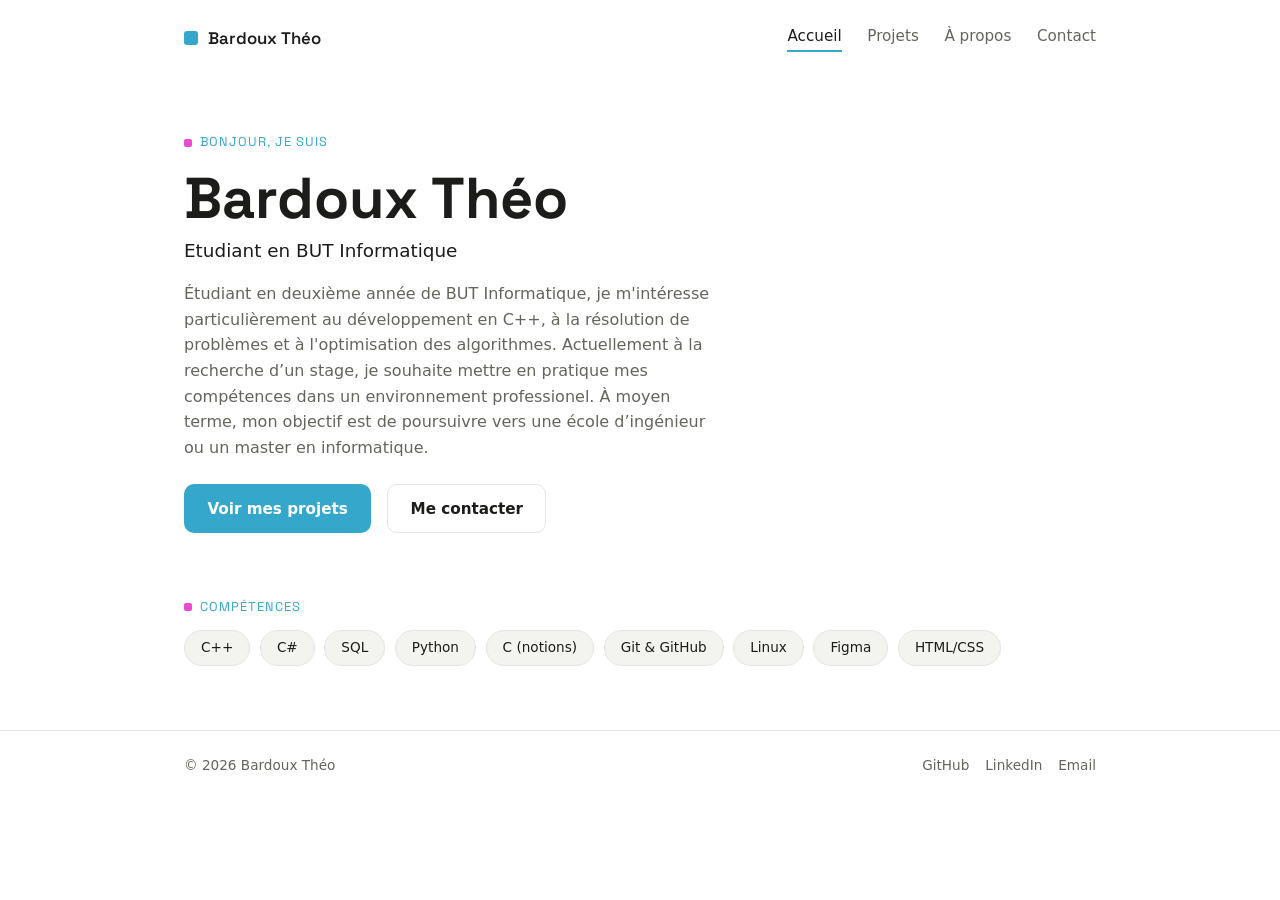
<file: index.html>
<!doctype html>
<html lang="fr">

<head>
    <meta charset="UTF-8">
    <meta name="viewport" content="width=device-width, initial-scale=1.0">
    <title>Bardoux Théo — Portfolio</title>
    <link rel="stylesheet" href="index.css">
</head>

<body>

    <header class="nav">
        <a class="logo" href="index.html">
            <span class="logo-mark" aria-hidden="true"></span>
            Bardoux Théo
        </a>
        <nav>
            <a href="index.html" class="active">Accueil</a>
            <a href="project.html">Projets</a>
            <a href="about.html">À propos</a>
            <a href="contact.html">Contact</a>
        </nav>
    </header>

    <main>
        <section class="hero">
            <p class="eyebrow"><span class="dot"></span>Bonjour, je suis</p>
            <h1>Bardoux Théo</h1>
            <p class="role">Etudiant en BUT Informatique</p>
            <p class="intro">
                Étudiant en deuxième année de BUT Informatique, je m'intéresse particulièrement au développement en C++, à la résolution
                de problèmes et à l'optimisation des algorithmes. Actuellement à la recherche d’un stage, je souhaite mettre en pratique
                mes compétences dans un environnement professionel. À moyen terme, mon objectif est de poursuivre vers une école
                d’ingénieur ou un master en informatique.
            </p>
            <div class="cta">
                <a href="project.html" class="btn btn-primary">Voir mes projets</a>
                <a href="contact.html" class="btn btn-outline">Me contacter</a>
            </div>
        </section>

        <section class="skills-preview">
            <p class="eyebrow"><span class="dot"></span>Compétences</p>
            <ul class="tags">
                <li>C++</li>
                <li>C#</li>
                <li>SQL</li>
                <li>Python</li>
                <li>C (notions)</li>
                <li>Git &amp; GitHub</li>
                <li>Linux</li>
                <li>Figma</li>
                <li>HTML/CSS</li>
            </ul>
        </section>
    </main>

    <footer class="footer">
        <div class="footer-content">
            <p>© 2026 Bardoux Théo</p>
            <div class="socials">
                <a href="https://github.com/KolaghanMK1" target="_blank" rel="noopener">GitHub</a>
                <a href="https://www.linkedin.com/in/votre-profil" target="_blank" rel="noopener">LinkedIn</a>
                <a href="mailto:theobardoux18@gmail.com">Email</a>
            </div>
        </div>
    </footer>

</body>

</html>
</file>
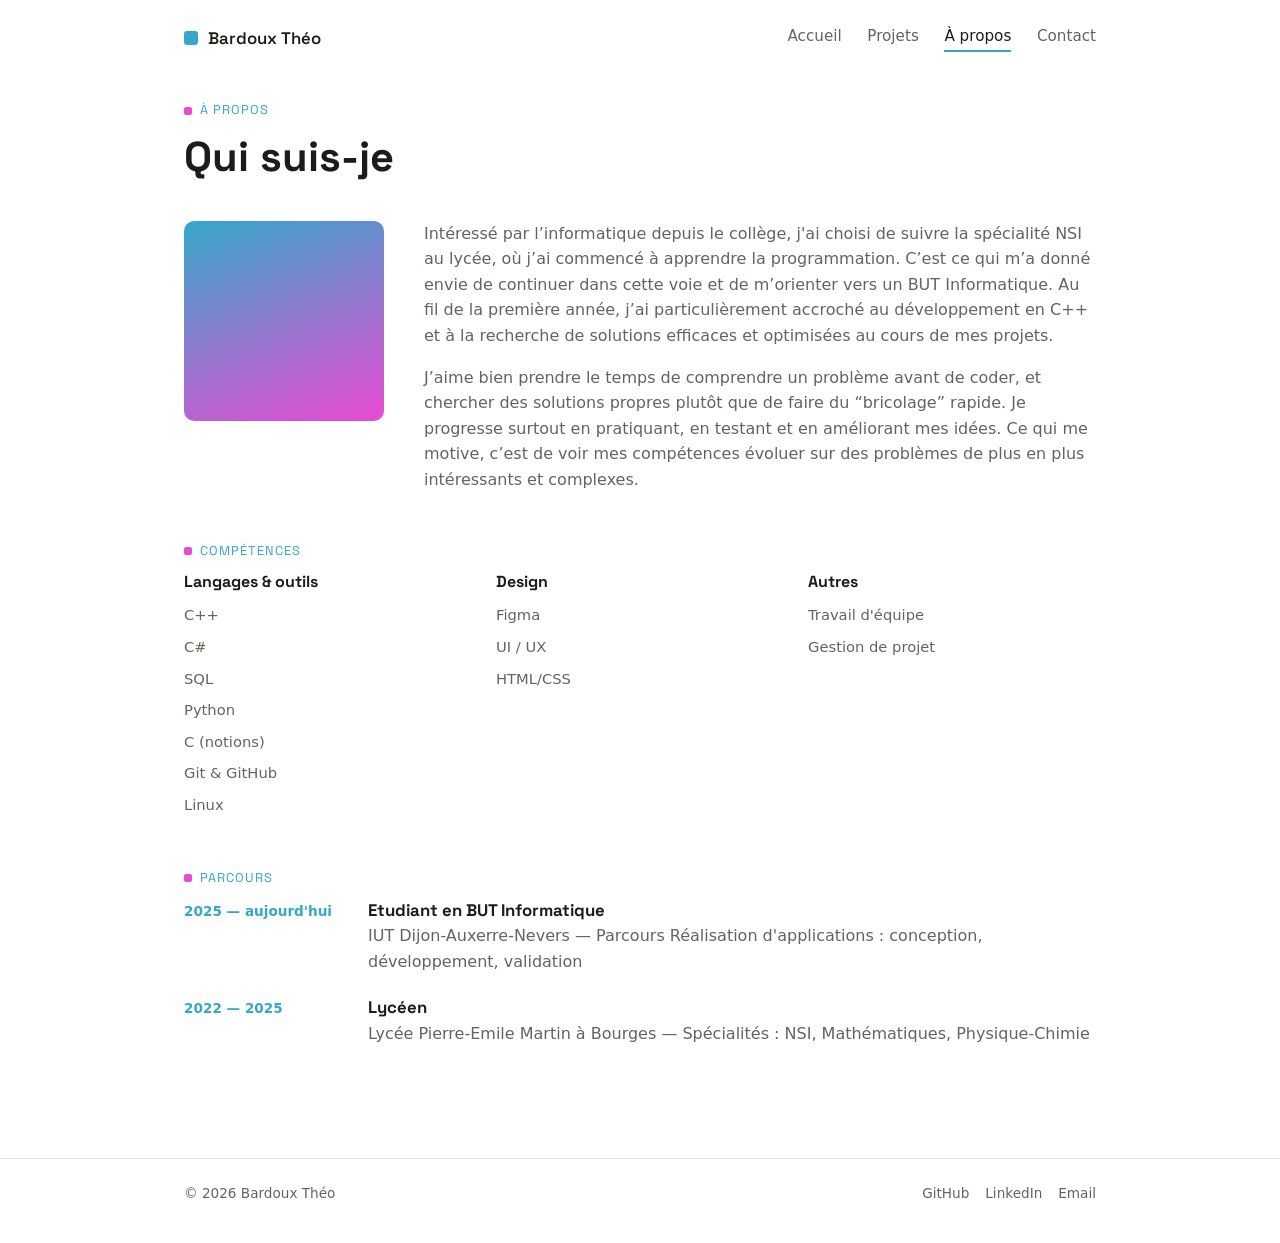
<file: about.html>
<!doctype html>
<html lang="fr">

<head>
    <meta charset="UTF-8">
    <meta name="viewport" content="width=device-width, initial-scale=1.0">
    <title>À propos — Bardoux Théo</title>
    <link rel="stylesheet" href="about.css">
</head>

<body>

    <header class="nav">
        <a class="logo" href="index.html">
            <span class="logo-mark" aria-hidden="true"></span>
            Bardoux Théo
        </a>
        <nav>
            <a href="index.html">Accueil</a>
            <a href="project.html">Projets</a>
            <a href="about.html" class="active">À propos</a>
            <a href="contact.html">Contact</a>
        </nav>
    </header>

    <main>
        <section class="page-intro">
            <p class="eyebrow"><span class="dot"></span>À propos</p>
            <h1>Qui suis-je</h1>
        </section>

        <section class="about-grid">
            <div class="portrait" aria-hidden="true"></div>
            <div class="about-text">
                <p>
                    Intéressé par l’informatique depuis le collège, j'ai choisi de suivre la spécialité NSI au lycée, où j’ai commencé à apprendre la programmation.
                    C’est ce qui m’a donné envie de continuer dans cette voie et de m’orienter vers un BUT
                    Informatique. Au fil de la première année, j’ai particulièrement accroché au développement en C++ et à la recherche de
                    solutions efficaces et optimisées au cours de mes projets.
                </p>
                <p>
                    J’aime bien prendre le temps de comprendre un problème avant de coder, et chercher des solutions propres plutôt que de
                    faire du “bricolage” rapide. Je progresse surtout en pratiquant, en testant et en améliorant mes idées. Ce qui me
                    motive, c’est de voir mes compétences évoluer sur des problèmes de plus en plus intéressants et complexes.
                </p>
            </div>
        </section>

        <section class="about-skills">
            <p class="eyebrow"><span class="dot"></span>Compétences</p>
            <div class="skills-columns">
                <div>
                    <h3>Langages &amp; outils</h3>
                    <ul>
                        <li>C++</li>
                        <li>C#</li>
                        <li>SQL</li>
                        <li>Python</li>
                        <li>C (notions)</li>
                        <li>Git &amp; GitHub</li>
                        <li>Linux</li>
                    </ul>
                </div>
                <div>
                    <h3>Design</h3>
                    <ul>
                        <li>Figma</li>
                        <li>UI / UX</li>
                        <li>HTML/CSS</li>
                    </ul>
                </div>
                <div>
                    <h3>Autres</h3>
                    <ul>
                        <li>Travail d'équipe</li>
                        <li>Gestion de projet</li>
                    </ul>
                </div>
            </div>
        </section>

        <section class="about-experience">
            <p class="eyebrow"><span class="dot"></span>Parcours</p>
            <ul class="experience-list">
                <li>
                    <span class="experience-date">2025 — aujourd'hui</span>
                    <div>
                        <h3> Etudiant en BUT Informatique</h3>
                        <p> IUT Dijon-Auxerre-Nevers — Parcours Réalisation d'applications : conception, développement, validation</p>
                    </div>
                </li>
                <li>
                    <span class="experience-date">2022 — 2025</span>
                    <div>
                        <h3>Lycéen</h3>
                        <p>Lycée Pierre-Emile Martin à Bourges — Spécialités : NSI, Mathématiques, Physique-Chimie</p>
                    </div>
                </li>
            </ul>
        </section>
    </main>

    <footer class="footer">
        <div class="footer-content">
            <p>© 2026 Bardoux Théo</p>
            <div class="socials">
                <a href="https://github.com/KolaghanMK1" target="_blank" rel="noopener">GitHub</a>
                <a href="https://www.linkedin.com/in/théo-bardoux-303806385" target="_blank" rel="noopener">LinkedIn</a>
                <a href="mailto:theobardoux18@gmail.com">Email</a>
            </div>
        </div>
    </footer>

</body>

</html>
</file>
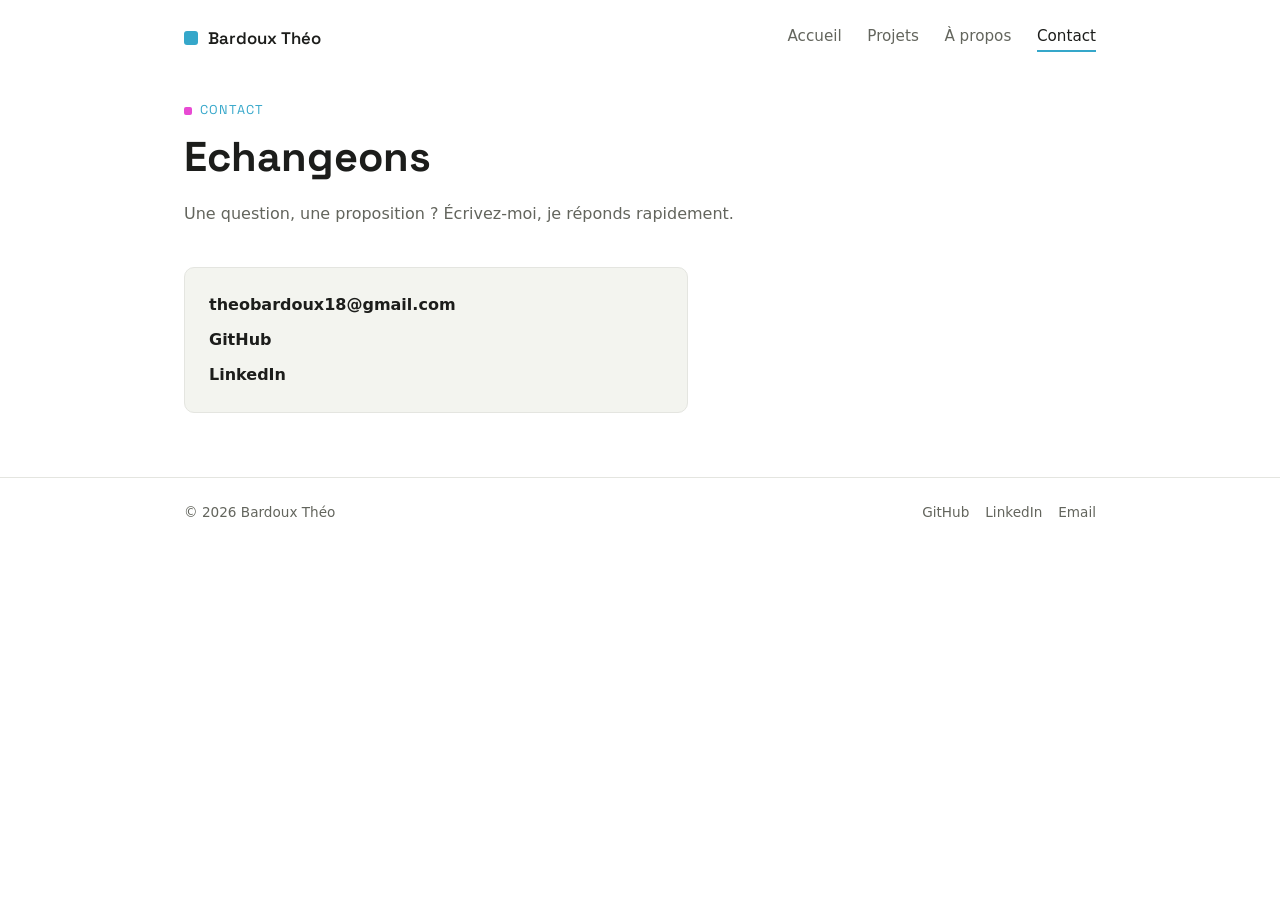
<file: contact.html>
<!doctype html>
<html lang="fr">

<head>
    <meta charset="UTF-8">
    <meta name="viewport" content="width=device-width, initial-scale=1.0">
    <title>Contact — Bardoux Théo</title>
    <link rel="stylesheet" href="contact.css">
</head>

<body>

    <header class="nav">
        <a class="logo" href="home.html">
            <span class="logo-mark" aria-hidden="true"></span>
            Bardoux Théo
        </a>
        <nav>
            <a href="index.html">Accueil</a>
            <a href="project.html">Projets</a>
            <a href="about.html">À propos</a>
            <a href="contact.html" class="active">Contact</a>
        </nav>
    </header>

    <main>
        <section class="page-intro">
            <p class="eyebrow"><span class="dot"></span>Contact</p>
            <h1>Echangeons</h1>
            <p>Une question, une proposition ? Écrivez-moi, je réponds rapidement.</p>
        </section>

        <section class="contact-grid">

            <div class="contact-info">
                <ul>
                    <li><a href="mailto:theobardoux18@gmail.com">theobardoux18@gmail.com</a></li>
                    <li><a href="https://github.com/KolaghanMK1" target="_blank" rel="noopener">GitHub</a></li>
                    <li><a href="https://www.linkedin.com/in/théo-bardoux-303806385" target="_blank" rel="noopener">LinkedIn</a>
                    </li>
                </ul>
            </div>
        </section>
    </main>

    <footer class="footer">
        <div class="footer-content">
            <p>© 2026 Bardoux Théo</p>
            <div class="socials">
                <a href="https://github.com/KolaghanMK1" target="_blank" rel="noopener">GitHub</a>
                <a href="https://www.linkedin.com/in/théo-bardoux-303806385" target="_blank" rel="noopener">LinkedIn</a>
                <a href="mailto:theobardoux18@gmail.com">Email</a>
            </div>
        </div>
    </footer>

</body>

</html>
</file>
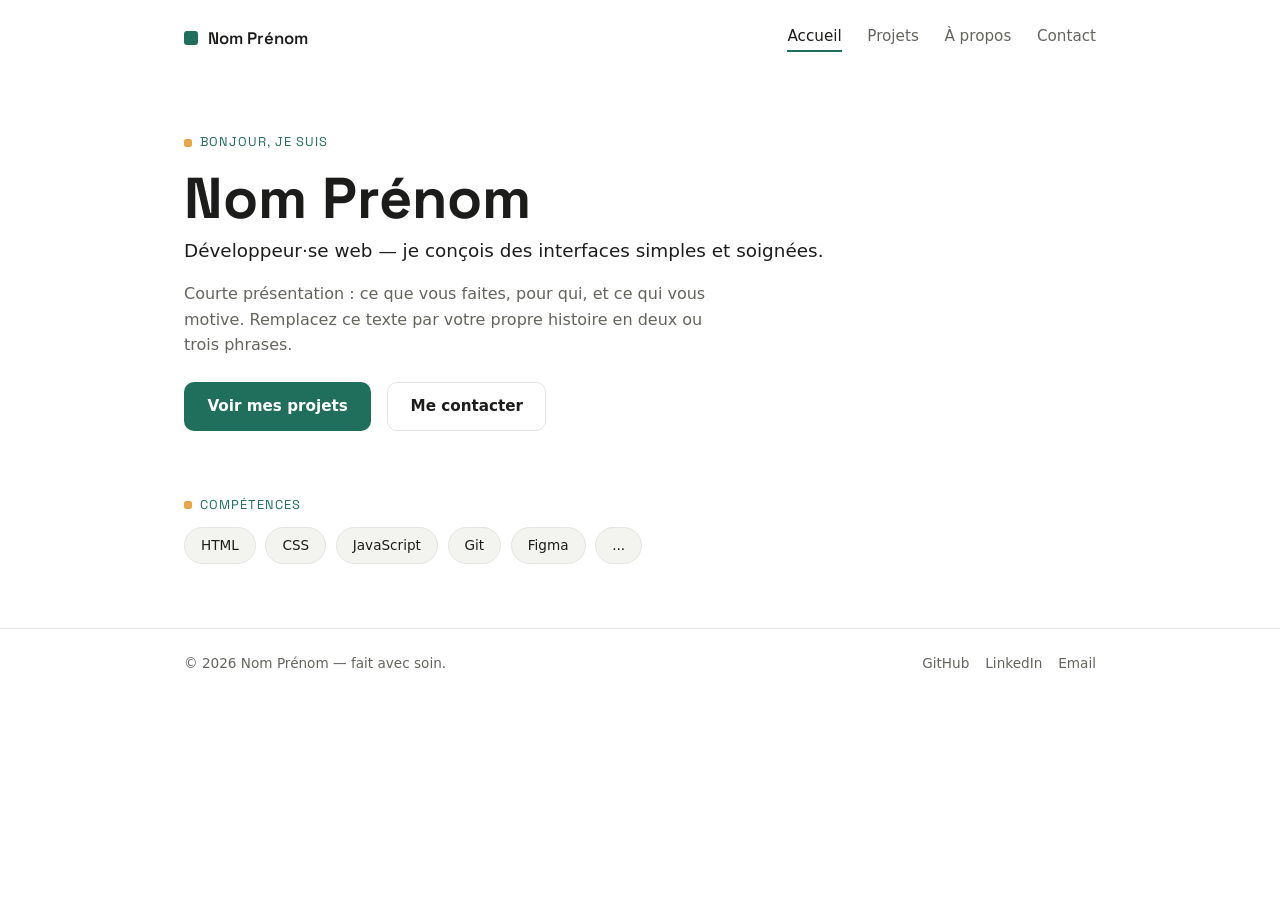
<file: home.html>
<!doctype html>
<html lang="fr">

<head>
    <meta charset="UTF-8">
    <meta name="viewport" content="width=device-width, initial-scale=1.0">
    <title>Nom Prénom — Portfolio</title>
    <link rel="stylesheet" href="home.css">
</head>

<body>

    <header class="nav">
        <a class="logo" href="home.html">
            <span class="logo-mark" aria-hidden="true"></span>
            Nom Prénom
        </a>
        <nav>
            <a href="home.html" class="active">Accueil</a>
            <a href="project.html">Projets</a>
            <a href="about.html">À propos</a>
            <a href="contact.html">Contact</a>
        </nav>
    </header>

    <main>
        <section class="hero">
            <p class="eyebrow"><span class="dot"></span>Bonjour, je suis</p>
            <h1>Nom Prénom</h1>
            <p class="role">Développeur·se web — je conçois des interfaces simples et soignées.</p>
            <p class="intro">
                Courte présentation : ce que vous faites, pour qui, et ce qui vous motive.
                Remplacez ce texte par votre propre histoire en deux ou trois phrases.
            </p>
            <div class="cta">
                <a href="project.html" class="btn btn-primary">Voir mes projets</a>
                <a href="contact.html" class="btn btn-outline">Me contacter</a>
            </div>
        </section>

        <section class="skills-preview">
            <p class="eyebrow"><span class="dot"></span>Compétences</p>
            <ul class="tags">
                <li>HTML</li>
                <li>CSS</li>
                <li>JavaScript</li>
                <li>Git</li>
                <li>Figma</li>
                <li>...</li>
            </ul>
        </section>
    </main>

    <footer class="footer">
        <div class="footer-content">
            <p>© 2026 Nom Prénom — fait avec soin.</p>
            <div class="socials">
                <a href="https://github.com/votre-utilisateur" target="_blank" rel="noopener">GitHub</a>
                <a href="https://www.linkedin.com/in/votre-profil" target="_blank" rel="noopener">LinkedIn</a>
                <a href="mailto:vous@example.com">Email</a>
            </div>
        </div>
    </footer>

</body>

</html>
</file>
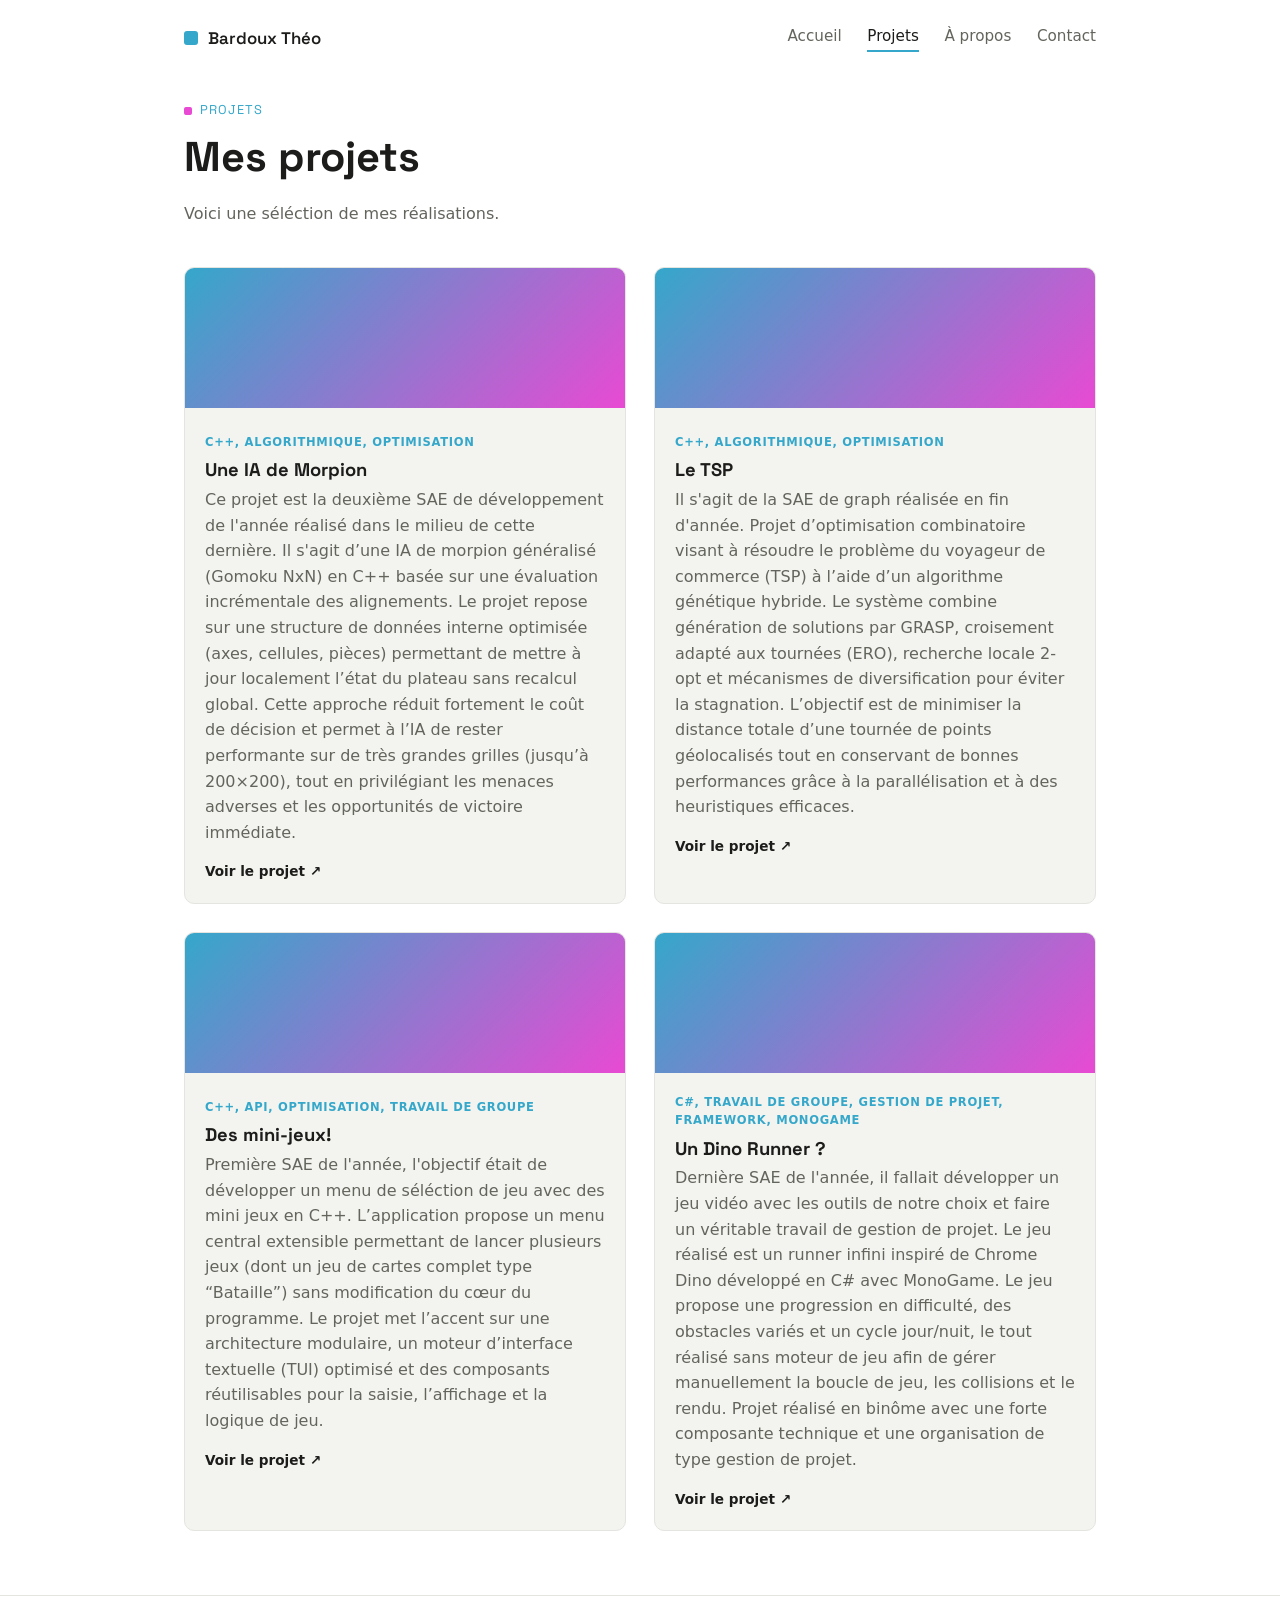
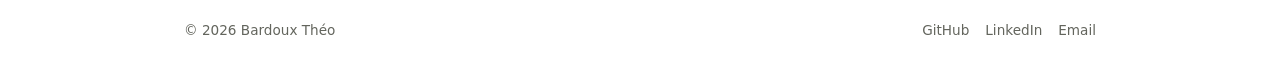
<file: project.html>
<!doctype html>
<html lang="fr">

<head>
    <meta charset="UTF-8">
    <meta name="viewport" content="width=device-width, initial-scale=1.0">
    <title>Projets — Bardoux Théo</title>
    <link rel="stylesheet" href="project.css">
</head>

<body>

    <header class="nav">
        <a class="logo" href="index.html">
            <span class="logo-mark" aria-hidden="true"></span>
            Bardoux Théo
        </a>
        <nav>
            <a href="index.html">Accueil</a>
            <a href="project.html" class="active">Projets</a>
            <a href="about.html">À propos</a>
            <a href="contact.html">Contact</a>
        </nav>
    </header>

    <main>
        <section class="page-intro">
            <p class="eyebrow"><span class="dot"></span>Projets</p>
            <h1>Mes projets</h1>
            <p>Voici une séléction de mes réalisations.
            </p>
        </section>

        <section class="project-grid">

            <article class="project-card">
                <div class="project-thumb" aria-hidden="true"></div>
                <div class="project-body">
                    <span class="project-tag">C++, Algorithmique, Optimisation</span>
                    <h2>Une IA de Morpion</h2>
                    <p>Ce projet est la deuxième SAE de développement de l'année réalisé dans le milieu de cette
                        dernière. Il s'agit d’une IA de morpion généralisé (Gomoku NxN) en C++ basée sur une évaluation incrémentale des alignements.
                        Le projet repose sur une structure de données interne optimisée (axes, cellules, pièces) permettant de mettre à jour
                        localement l’état du plateau sans recalcul global. Cette approche réduit fortement le coût de décision et permet à l’IA
                        de rester performante sur de très grandes grilles (jusqu’à 200×200), tout en privilégiant les menaces adverses et les
                        opportunités de victoire immédiate.</p>
                    <div class="project-links">
                        <a href="https://github.com/KolaghanMK1/IA-pour-morpion-g-n-ralis-">Voir le projet ↗</a>
                    </div>
                </div>
            </article>

            <article class="project-card">
                <div class="project-thumb" aria-hidden="true"></div>
                <div class="project-body">
                    <span class="project-tag">C++, Algorithmique, Optimisation</span>
                    <h2>Le TSP</h2>
                    <p>Il s'agit de la SAE de graph réalisée en fin d'année.
                        Projet d’optimisation combinatoire visant à résoudre le problème du voyageur de commerce (TSP) à l’aide d’un algorithme
                        génétique hybride. Le système combine génération de solutions par GRASP, croisement adapté aux tournées (ERO), recherche
                        locale 2-opt et mécanismes de diversification pour éviter la stagnation. L’objectif est de minimiser la distance totale
                        d’une tournée de points géolocalisés tout en conservant de bonnes performances grâce à la parallélisation et à des
                        heuristiques efficaces.
                    </p>
                    <div class="project-links">
                        <a href="https://github.com/KolaghanMK1/S2.02-Exploration-Algorithmique">Voir le projet ↗</a>
                    </div>
                </div>
            </article>

            <article class="project-card">
                <div class="project-thumb" aria-hidden="true"></div>
                <div class="project-body">
                    <span class="project-tag">C++, API, Optimisation, Travail de groupe</span>
                    <h2>Des mini-jeux!</h2>
                    <p>Première SAE de l'année, l'objectif était de développer un menu de séléction de jeu avec des mini
                        jeux en C++.
                        L’application propose un menu central extensible
                        permettant de lancer plusieurs jeux (dont un jeu de cartes complet type “Bataille”) sans modification du cœur du
                        programme. Le projet met l’accent sur une architecture modulaire, un moteur d’interface textuelle (TUI) optimisé et des
                        composants réutilisables pour la saisie, l’affichage et la logique de jeu.</p>
                    <div class="project-links">
                        <a href="https://github.com/KolaghanMK1/S1.01-developpement-de-mini-jeux">Voir le projet ↗</a>
                    </div>
                </div>
            </article>

            <article class="project-card">
                <div class="project-thumb" aria-hidden="true"></div>
                <div class="project-body">
                    <span class="project-tag">C#, Travail de groupe, Gestion de projet, Framework, MonoGame</span>
                    <h2>Un Dino Runner ?</h2>
                    <p>Dernière SAE de l'année, il fallait développer un jeu vidéo avec les outils de notre choix et
                        faire un véritable travail de gestion de projet.
                        Le jeu réalisé est un runner infini inspiré de Chrome Dino développé en C# avec MonoGame. Le jeu propose une
                        progression en difficulté, des obstacles variés et un cycle jour/nuit, le tout réalisé sans moteur de jeu afin de gérer
                        manuellement la boucle de jeu, les collisions et le rendu. Projet réalisé en binôme avec une forte composante technique
                        et une organisation de type gestion de projet.</p>
                    <div class="project-links">
                        <a href="https://github.com/KolaghanMK1/New-Dino-Runner">Voir le projet ↗</a>
                    </div>
                </div>
            </article>

        </section>
    </main>

    <footer class="footer">
        <div class="footer-content">
            <p>© 2026 Bardoux Théo</p>
            <div class="socials">
                <a href="https://github.com/KolaghanMK1" target="_blank" rel="noopener">GitHub</a>
                <a href="https://www.linkedin.com/in/théo-bardoux-303806385" target="_blank" rel="noopener">LinkedIn</a>
                <a href="mailto:theobardoux18@gmail .com">Email</a>
            </div>
        </div>
    </footer>

</body>

</html>
</file>
<file: index.css>
@import url('https://fonts.googleapis.com/css2?family=Space+Grotesk:wght@500;600;700&display=swap');

:root {
    --bg: #ffffff;
    --bg-soft: #f3f4ef;
    --ink: #1c1d1b;
    --ink-muted: #63655d;
    --accent: #35a7ca;
    --accent-soft: #e84ad3;
    --border: #e4e5e0;
    --radius: 10px;
    --max-width: 960px;
    --font-display: 'Space Grotesk', sans-serif;
    --font-body: system-ui, -apple-system, 'Segoe UI', Roboto, Helvetica, Arial, sans-serif;
}

* {
    box-sizing: border-box;
}

html {
    scroll-behavior: smooth;
}

body {
    margin: 0;
    background: var(--bg);
    color: var(--ink);
    font-family: var(--font-body);
    line-height: 1.6;
    -webkit-font-smoothing: antialiased;
}

img {
    max-width: 100%;
    display: block;
}

a {
    color: inherit;
    text-decoration: none;
}

h1,
h2,
h3 {
    font-family: var(--font-display);
    line-height: 1.15;
    margin: 0 0 0.5em;
}

p {
    margin: 0 0 1em;
    color: var(--ink-muted);
}

.eyebrow {
    display: flex;
    align-items: center;
    gap: 0.5rem;
    font-family: var(--font-display);
    font-size: 0.8rem;
    letter-spacing: 0.08em;
    text-transform: uppercase;
    color: var(--accent);
    margin-bottom: 0.75rem;
}

.dot {
    width: 8px;
    height: 8px;
    background: var(--accent-soft);
    border-radius: 2px;
    display: inline-block;
}

/* Navigation */
.nav {
    max-width: var(--max-width);
    margin: 0 auto;
    display: flex;
    align-items: center;
    justify-content: space-between;
    padding: 1.5rem 1.5rem 0;
    flex-wrap: wrap;
    gap: 1rem;
}

.logo {
    display: flex;
    align-items: center;
    gap: 0.6rem;
    font-family: var(--font-display);
    font-weight: 600;
    font-size: 1.05rem;
}

.logo-mark {
    width: 14px;
    height: 14px;
    background: var(--accent);
    border-radius: 3px;
}

.nav nav {
    display: flex;
    gap: 1.6rem;
    flex-wrap: wrap;
}

.nav nav a {
    position: relative;
    font-size: 0.95rem;
    color: var(--ink-muted);
    padding-bottom: 4px;
}

.nav nav a::after {
    content: '';
    position: absolute;
    left: 0;
    right: 0;
    bottom: 0;
    height: 2px;
    background: var(--accent);
    transform: scaleX(0);
    transform-origin: left;
    transition: transform 0.2s ease;
}

.nav nav a:hover::after,
.nav nav a.active::after {
    transform: scaleX(1);
}

.nav nav a.active {
    color: var(--ink);
}

/* Buttons */
.btn {
    display: inline-block;
    padding: 0.7rem 1.4rem;
    border-radius: var(--radius);
    font-size: 0.95rem;
    font-weight: 600;
    border: 1px solid transparent;
    cursor: pointer;
    transition: transform 0.15s ease, background 0.2s ease, color 0.2s ease, border-color 0.2s ease;
}

.btn:hover {
    transform: translateY(-2px);
}

.btn-primary {
    background: var(--accent);
    color: #fff;
}

.btn-primary:hover {
    background: #18584a;
}

.btn-outline {
    border-color: var(--border);
    color: var(--ink);
}

.btn-outline:hover {
    border-color: var(--accent);
    color: var(--accent);
}

main {
    max-width: var(--max-width);
    margin: 0 auto;
    padding: 3rem 1.5rem 4rem;
}

/* Footer */
.footer {
    border-top: 1px solid var(--border);
}

.footer-content {
    max-width: var(--max-width);
    margin: 0 auto;
    padding: 1.5rem;
    display: flex;
    flex-wrap: wrap;
    justify-content: space-between;
    gap: 1rem;
    font-size: 0.85rem;
    color: var(--ink-muted);
}

.socials {
    display: flex;
    gap: 1rem;
}

.socials a:hover {
    color: var(--accent);
}

/* Accessibilité */
a:focus-visible,
button:focus-visible,
input:focus-visible,
textarea:focus-visible {
    outline: 2px solid var(--accent);
    outline-offset: 2px;
}

@media (prefers-reduced-motion: reduce) {
    * {
        transition: none !important;
        scroll-behavior: auto !important;
    }
}

/* ---------- Page d'accueil ---------- */

.hero {
    padding-top: 2rem;
}

.hero h1 {
    font-size: clamp(2.4rem, 6vw, 3.6rem);
    margin-bottom: 0.3rem;
}

.role {
    font-size: 1.15rem;
    color: var(--ink);
    font-weight: 500;
    margin-bottom: 1rem;
}

.intro {
    max-width: 540px;
}

.cta {
    display: flex;
    gap: 1rem;
    flex-wrap: wrap;
    margin-top: 1.5rem;
}

.skills-preview {
    margin-top: 4rem;
}

.tags {
    display: flex;
    flex-wrap: wrap;
    gap: 0.6rem;
    list-style: none;
    padding: 0;
    margin: 0;
}

.tags li {
    background: var(--bg-soft);
    border: 1px solid var(--border);
    border-radius: 999px;
    padding: 0.4rem 1rem;
    font-size: 0.85rem;
    color: var(--ink);
}

@media (max-width: 640px) {
    .cta {
        flex-direction: column;
    }

    .cta .btn {
        text-align: center;
    }
}
</file>
<file: about.css>
@import url('https://fonts.googleapis.com/css2?family=Space+Grotesk:wght@500;600;700&display=swap');

:root {
    --bg: #ffffff;
    --bg-soft: #f3f4ef;
    --ink: #1c1d1b;
    --ink-muted: #63655d;
    --accent: #35a7ca;
    --accent-soft: #e84ad3;
    --border: #e4e5e0;
    --radius: 10px;
    --max-width: 960px;
    --font-display: 'Space Grotesk', sans-serif;
    --font-body: system-ui, -apple-system, 'Segoe UI', Roboto, Helvetica, Arial, sans-serif;
}

* {
    box-sizing: border-box;
}

html {
    scroll-behavior: smooth;
}

body {
    margin: 0;
    background: var(--bg);
    color: var(--ink);
    font-family: var(--font-body);
    line-height: 1.6;
    -webkit-font-smoothing: antialiased;
}

img {
    max-width: 100%;
    display: block;
}

a {
    color: inherit;
    text-decoration: none;
}

h1,
h2,
h3 {
    font-family: var(--font-display);
    line-height: 1.15;
    margin: 0 0 0.5em;
}

p {
    margin: 0 0 1em;
    color: var(--ink-muted);
}

.eyebrow {
    display: flex;
    align-items: center;
    gap: 0.5rem;
    font-family: var(--font-display);
    font-size: 0.8rem;
    letter-spacing: 0.08em;
    text-transform: uppercase;
    color: var(--accent);
    margin-bottom: 0.75rem;
}

.dot {
    width: 8px;
    height: 8px;
    background: var(--accent-soft);
    border-radius: 2px;
    display: inline-block;
}

/* Navigation */
.nav {
    max-width: var(--max-width);
    margin: 0 auto;
    display: flex;
    align-items: center;
    justify-content: space-between;
    padding: 1.5rem 1.5rem 0;
    flex-wrap: wrap;
    gap: 1rem;
}

.logo {
    display: flex;
    align-items: center;
    gap: 0.6rem;
    font-family: var(--font-display);
    font-weight: 600;
    font-size: 1.05rem;
}

.logo-mark {
    width: 14px;
    height: 14px;
    background: var(--accent);
    border-radius: 3px;
}

.nav nav {
    display: flex;
    gap: 1.6rem;
    flex-wrap: wrap;
}

.nav nav a {
    position: relative;
    font-size: 0.95rem;
    color: var(--ink-muted);
    padding-bottom: 4px;
}

.nav nav a::after {
    content: '';
    position: absolute;
    left: 0;
    right: 0;
    bottom: 0;
    height: 2px;
    background: var(--accent);
    transform: scaleX(0);
    transform-origin: left;
    transition: transform 0.2s ease;
}

.nav nav a:hover::after,
.nav nav a.active::after {
    transform: scaleX(1);
}

.nav nav a.active {
    color: var(--ink);
}

/* Buttons */
.btn {
    display: inline-block;
    padding: 0.7rem 1.4rem;
    border-radius: var(--radius);
    font-size: 0.95rem;
    font-weight: 600;
    border: 1px solid transparent;
    cursor: pointer;
    transition: transform 0.15s ease, background 0.2s ease, color 0.2s ease, border-color 0.2s ease;
}

.btn:hover {
    transform: translateY(-2px);
}

.btn-primary {
    background: var(--accent);
    color: #fff;
}

.btn-primary:hover {
    background: #18584a;
}

.btn-outline {
    border-color: var(--border);
    color: var(--ink);
}

.btn-outline:hover {
    border-color: var(--accent);
    color: var(--accent);
}

main {
    max-width: var(--max-width);
    margin: 0 auto;
    padding: 3rem 1.5rem 4rem;
}

/* Footer */
.footer {
    border-top: 1px solid var(--border);
}

.footer-content {
    max-width: var(--max-width);
    margin: 0 auto;
    padding: 1.5rem;
    display: flex;
    flex-wrap: wrap;
    justify-content: space-between;
    gap: 1rem;
    font-size: 0.85rem;
    color: var(--ink-muted);
}

.socials {
    display: flex;
    gap: 1rem;
}

.socials a:hover {
    color: var(--accent);
}

/* Accessibilité */
a:focus-visible,
button:focus-visible,
input:focus-visible,
textarea:focus-visible {
    outline: 2px solid var(--accent);
    outline-offset: 2px;
}

@media (prefers-reduced-motion: reduce) {
    * {
        transition: none !important;
        scroll-behavior: auto !important;
    }
}

/* ---------- Page à propos ---------- */

.page-intro {
    max-width: 600px;
    margin-bottom: 2.5rem;
}

.page-intro h1 {
    font-size: clamp(2rem, 4vw, 2.6rem);
}

.about-grid {
    display: grid;
    grid-template-columns: 200px 1fr;
    gap: 2.5rem;
    align-items: start;
    margin-bottom: 3rem;
}

.portrait {
    width: 200px;
    height: 200px;
    border-radius: var(--radius);
    background: linear-gradient(160deg, var(--accent), var(--accent-soft));
}

.about-text p:last-child {
    margin-bottom: 0;
}

.about-skills,
.about-experience {
    margin-bottom: 3rem;
}

.skills-columns {
    display: grid;
    grid-template-columns: repeat(3, 1fr);
    gap: 1.5rem;
}

.skills-columns h3 {
    font-size: 1rem;
    margin-bottom: 0.5rem;
}

.skills-columns ul {
    list-style: none;
    padding: 0;
    margin: 0;
    color: var(--ink-muted);
    font-size: 0.92rem;
}

.skills-columns li {
    padding: 0.25rem 0;
}

.experience-list {
    list-style: none;
    padding: 0;
    margin: 0;
    display: flex;
    flex-direction: column;
    gap: 1.5rem;
}

.experience-list li {
    display: grid;
    grid-template-columns: 160px 1fr;
    gap: 1.5rem;
}

.experience-date {
    color: var(--accent);
    font-weight: 600;
    font-size: 0.85rem;
}

.experience-list h3 {
    font-size: 1.05rem;
    margin-bottom: 0.2rem;
}

.experience-list p {
    margin: 0;
}

@media (max-width: 640px) {
    .about-grid {
        grid-template-columns: 1fr;
    }

    .portrait {
        width: 140px;
        height: 140px;
    }

    .skills-columns {
        grid-template-columns: 1fr 1fr;
    }

    .experience-list li {
        grid-template-columns: 1fr;
    }
}

@media (max-width: 480px) {
    .skills-columns {
        grid-template-columns: 1fr;
    }
}
</file>
<file: contact.css>
@import url('https://fonts.googleapis.com/css2?family=Space+Grotesk:wght@500;600;700&display=swap');

:root {
    --bg: #ffffff;
    --bg-soft: #f3f4ef;
    --ink: #1c1d1b;
    --ink-muted: #63655d;
    --accent: #35a7ca;
    --accent-soft: #e84ad3;
    --border: #e4e5e0;
    --radius: 10px;
    --max-width: 960px;
    --font-display: 'Space Grotesk', sans-serif;
    --font-body: system-ui, -apple-system, 'Segoe UI', Roboto, Helvetica, Arial, sans-serif;
}

* {
    box-sizing: border-box;
}

html {
    scroll-behavior: smooth;
}

body {
    margin: 0;
    background: var(--bg);
    color: var(--ink);
    font-family: var(--font-body);
    line-height: 1.6;
    -webkit-font-smoothing: antialiased;
}

img {
    max-width: 100%;
    display: block;
}

a {
    color: inherit;
    text-decoration: none;
}

h1,
h2,
h3 {
    font-family: var(--font-display);
    line-height: 1.15;
    margin: 0 0 0.5em;
}

p {
    margin: 0 0 1em;
    color: var(--ink-muted);
}

.eyebrow {
    display: flex;
    align-items: center;
    gap: 0.5rem;
    font-family: var(--font-display);
    font-size: 0.8rem;
    letter-spacing: 0.08em;
    text-transform: uppercase;
    color: var(--accent);
    margin-bottom: 0.75rem;
}

.dot {
    width: 8px;
    height: 8px;
    background: var(--accent-soft);
    border-radius: 2px;
    display: inline-block;
}

/* Navigation */
.nav {
    max-width: var(--max-width);
    margin: 0 auto;
    display: flex;
    align-items: center;
    justify-content: space-between;
    padding: 1.5rem 1.5rem 0;
    flex-wrap: wrap;
    gap: 1rem;
}

.logo {
    display: flex;
    align-items: center;
    gap: 0.6rem;
    font-family: var(--font-display);
    font-weight: 600;
    font-size: 1.05rem;
}

.logo-mark {
    width: 14px;
    height: 14px;
    background: var(--accent);
    border-radius: 3px;
}

.nav nav {
    display: flex;
    gap: 1.6rem;
    flex-wrap: wrap;
}

.nav nav a {
    position: relative;
    font-size: 0.95rem;
    color: var(--ink-muted);
    padding-bottom: 4px;
}

.nav nav a::after {
    content: '';
    position: absolute;
    left: 0;
    right: 0;
    bottom: 0;
    height: 2px;
    background: var(--accent);
    transform: scaleX(0);
    transform-origin: left;
    transition: transform 0.2s ease;
}

.nav nav a:hover::after,
.nav nav a.active::after {
    transform: scaleX(1);
}

.nav nav a.active {
    color: var(--ink);
}

/* Buttons */
.btn {
    display: inline-block;
    padding: 0.7rem 1.4rem;
    border-radius: var(--radius);
    font-size: 0.95rem;
    font-weight: 600;
    border: 1px solid transparent;
    cursor: pointer;
    transition: transform 0.15s ease, background 0.2s ease, color 0.2s ease, border-color 0.2s ease;
}

.btn:hover {
    transform: translateY(-2px);
}

.btn-primary {
    background: var(--accent);
    color: #fff;
}

.btn-primary:hover {
    background: #18584a;
}

.btn-outline {
    border-color: var(--border);
    color: var(--ink);
}

.btn-outline:hover {
    border-color: var(--accent);
    color: var(--accent);
}

main {
    max-width: var(--max-width);
    margin: 0 auto;
    padding: 3rem 1.5rem 4rem;
}

/* Footer */
.footer {
    border-top: 1px solid var(--border);
}

.footer-content {
    max-width: var(--max-width);
    margin: 0 auto;
    padding: 1.5rem;
    display: flex;
    flex-wrap: wrap;
    justify-content: space-between;
    gap: 1rem;
    font-size: 0.85rem;
    color: var(--ink-muted);
}

.socials {
    display: flex;
    gap: 1rem;
}

.socials a:hover {
    color: var(--accent);
}

/* Accessibilité */
a:focus-visible,
button:focus-visible,
input:focus-visible,
textarea:focus-visible {
    outline: 2px solid var(--accent);
    outline-offset: 2px;
}

@media (prefers-reduced-motion: reduce) {
    * {
        transition: none !important;
        scroll-behavior: auto !important;
    }
}

/* ---------- Page contact ---------- */

.page-intro {
    max-width: 600px;
    margin-bottom: 2.5rem;
}

.page-intro h1 {
    font-size: clamp(2rem, 4vw, 2.6rem);
}

.contact-grid {
    display: grid;
    grid-template-columns: 1.4fr 1fr;
    gap: 3rem;
    align-items: start;
}

.contact-form {
    display: flex;
    flex-direction: column;
    gap: 0.3rem;
}

.contact-form label {
    font-size: 0.85rem;
    font-weight: 600;
    margin-top: 0.75rem;
}

.contact-form input,
.contact-form textarea {
    font-family: var(--font-body);
    font-size: 1rem;
    padding: 0.65rem 0.8rem;
    border: 1px solid var(--border);
    border-radius: var(--radius);
    background: var(--bg-soft);
    color: var(--ink);
}

.contact-form input:focus,
.contact-form textarea:focus {
    outline: none;
    border-color: var(--accent);
}

.contact-form button {
    margin-top: 1.25rem;
    align-self: flex-start;
}

.contact-info {
    background: var(--bg-soft);
    border: 1px solid var(--border);
    border-radius: var(--radius);
    padding: 1.5rem;
}

.contact-info h2 {
    font-size: 1.1rem;
}

.contact-info ul {
    list-style: none;
    padding: 0;
    margin: 0;
    display: flex;
    flex-direction: column;
    gap: 0.6rem;
}

.contact-info a {
    font-weight: 600;
}

.contact-info a:hover {
    color: var(--accent);
}

@media (max-width: 720px) {
    .contact-grid {
        grid-template-columns: 1fr;
    }
}
</file>
<file: home.css>
@import url('https://fonts.googleapis.com/css2?family=Space+Grotesk:wght@500;600;700&display=swap');

:root {
    --bg: #ffffff;
    --bg-soft: #f3f4ef;
    --ink: #1c1d1b;
    --ink-muted: #63655d;
    --accent: #1f6f5c;
    --accent-soft: #e8a64a;
    --border: #e4e5e0;
    --radius: 10px;
    --max-width: 960px;
    --font-display: 'Space Grotesk', sans-serif;
    --font-body: system-ui, -apple-system, 'Segoe UI', Roboto, Helvetica, Arial, sans-serif;
}

* {
    box-sizing: border-box;
}

html {
    scroll-behavior: smooth;
}

body {
    margin: 0;
    background: var(--bg);
    color: var(--ink);
    font-family: var(--font-body);
    line-height: 1.6;
    -webkit-font-smoothing: antialiased;
}

img {
    max-width: 100%;
    display: block;
}

a {
    color: inherit;
    text-decoration: none;
}

h1,
h2,
h3 {
    font-family: var(--font-display);
    line-height: 1.15;
    margin: 0 0 0.5em;
}

p {
    margin: 0 0 1em;
    color: var(--ink-muted);
}

.eyebrow {
    display: flex;
    align-items: center;
    gap: 0.5rem;
    font-family: var(--font-display);
    font-size: 0.8rem;
    letter-spacing: 0.08em;
    text-transform: uppercase;
    color: var(--accent);
    margin-bottom: 0.75rem;
}

.dot {
    width: 8px;
    height: 8px;
    background: var(--accent-soft);
    border-radius: 2px;
    display: inline-block;
}

/* Navigation */
.nav {
    max-width: var(--max-width);
    margin: 0 auto;
    display: flex;
    align-items: center;
    justify-content: space-between;
    padding: 1.5rem 1.5rem 0;
    flex-wrap: wrap;
    gap: 1rem;
}

.logo {
    display: flex;
    align-items: center;
    gap: 0.6rem;
    font-family: var(--font-display);
    font-weight: 600;
    font-size: 1.05rem;
}

.logo-mark {
    width: 14px;
    height: 14px;
    background: var(--accent);
    border-radius: 3px;
}

.nav nav {
    display: flex;
    gap: 1.6rem;
    flex-wrap: wrap;
}

.nav nav a {
    position: relative;
    font-size: 0.95rem;
    color: var(--ink-muted);
    padding-bottom: 4px;
}

.nav nav a::after {
    content: '';
    position: absolute;
    left: 0;
    right: 0;
    bottom: 0;
    height: 2px;
    background: var(--accent);
    transform: scaleX(0);
    transform-origin: left;
    transition: transform 0.2s ease;
}

.nav nav a:hover::after,
.nav nav a.active::after {
    transform: scaleX(1);
}

.nav nav a.active {
    color: var(--ink);
}

/* Buttons */
.btn {
    display: inline-block;
    padding: 0.7rem 1.4rem;
    border-radius: var(--radius);
    font-size: 0.95rem;
    font-weight: 600;
    border: 1px solid transparent;
    cursor: pointer;
    transition: transform 0.15s ease, background 0.2s ease, color 0.2s ease, border-color 0.2s ease;
}

.btn:hover {
    transform: translateY(-2px);
}

.btn-primary {
    background: var(--accent);
    color: #fff;
}

.btn-primary:hover {
    background: #18584a;
}

.btn-outline {
    border-color: var(--border);
    color: var(--ink);
}

.btn-outline:hover {
    border-color: var(--accent);
    color: var(--accent);
}

main {
    max-width: var(--max-width);
    margin: 0 auto;
    padding: 3rem 1.5rem 4rem;
}

/* Footer */
.footer {
    border-top: 1px solid var(--border);
}

.footer-content {
    max-width: var(--max-width);
    margin: 0 auto;
    padding: 1.5rem;
    display: flex;
    flex-wrap: wrap;
    justify-content: space-between;
    gap: 1rem;
    font-size: 0.85rem;
    color: var(--ink-muted);
}

.socials {
    display: flex;
    gap: 1rem;
}

.socials a:hover {
    color: var(--accent);
}

/* Accessibilité */
a:focus-visible,
button:focus-visible,
input:focus-visible,
textarea:focus-visible {
    outline: 2px solid var(--accent);
    outline-offset: 2px;
}

@media (prefers-reduced-motion: reduce) {
    * {
        transition: none !important;
        scroll-behavior: auto !important;
    }
}

/* ---------- Page d'accueil ---------- */

.hero {
    padding-top: 2rem;
}

.hero h1 {
    font-size: clamp(2.4rem, 6vw, 3.6rem);
    margin-bottom: 0.3rem;
}

.role {
    font-size: 1.15rem;
    color: var(--ink);
    font-weight: 500;
    margin-bottom: 1rem;
}

.intro {
    max-width: 540px;
}

.cta {
    display: flex;
    gap: 1rem;
    flex-wrap: wrap;
    margin-top: 1.5rem;
}

.skills-preview {
    margin-top: 4rem;
}

.tags {
    display: flex;
    flex-wrap: wrap;
    gap: 0.6rem;
    list-style: none;
    padding: 0;
    margin: 0;
}

.tags li {
    background: var(--bg-soft);
    border: 1px solid var(--border);
    border-radius: 999px;
    padding: 0.4rem 1rem;
    font-size: 0.85rem;
    color: var(--ink);
}

@media (max-width: 640px) {
    .cta {
        flex-direction: column;
    }

    .cta .btn {
        text-align: center;
    }
}
</file>
<file: project.css>
@import url('https://fonts.googleapis.com/css2?family=Space+Grotesk:wght@500;600;700&display=swap');

:root {
    --bg: #ffffff;
    --bg-soft: #f3f4ef;
    --ink: #1c1d1b;
    --ink-muted: #63655d;
    --accent: #35a7ca;
    --accent-soft: #e84ad3;
    --border: #e4e5e0;
    --radius: 10px;
    --max-width: 960px;
    --font-display: 'Space Grotesk', sans-serif;
    --font-body: system-ui, -apple-system, 'Segoe UI', Roboto, Helvetica, Arial, sans-serif;
}

* {
    box-sizing: border-box;
}

html {
    scroll-behavior: smooth; 
}

body {
    margin: 0;
    background: var(--bg);
    color: var(--ink);
    font-family: var(--font-body);
    line-height: 1.6;
    -webkit-font-smoothing: antialiased;
}

img {
    max-width: 100%;
    display: block;
}

a {
    color: inherit;
    text-decoration: none;
}

h1,
h2,
h3 {
    font-family: var(--font-display);
    line-height: 1.15;
    margin: 0 0 0.5em;
}

p {
    margin: 0 0 1em;
    color: var(--ink-muted);
}

.eyebrow {
    display: flex;
    align-items: center;
    gap: 0.5rem;
    font-family: var(--font-display);
    font-size: 0.8rem;
    letter-spacing: 0.08em;
    text-transform: uppercase;
    color: var(--accent);
    margin-bottom: 0.75rem;
}

.dot {
    width: 8px;
    height: 8px;
    background: var(--accent-soft);
    border-radius: 2px;
    display: inline-block;
}

/* Navigation */
.nav {
    max-width: var(--max-width);
    margin: 0 auto;
    display: flex;
    align-items: center;
    justify-content: space-between;
    padding: 1.5rem 1.5rem 0;
    flex-wrap: wrap;
    gap: 1rem;
}

.logo {
    display: flex;
    align-items: center;
    gap: 0.6rem;
    font-family: var(--font-display);
    font-weight: 600;
    font-size: 1.05rem;
}

.logo-mark {
    width: 14px;
    height: 14px;
    background: var(--accent);
    border-radius: 3px;
}

.nav nav {
    display: flex;
    gap: 1.6rem;
    flex-wrap: wrap;
}

.nav nav a {
    position: relative;
    font-size: 0.95rem;
    color: var(--ink-muted);
    padding-bottom: 4px;
}

.nav nav a::after {
    content: '';
    position: absolute;
    left: 0;
    right: 0;
    bottom: 0;
    height: 2px;
    background: var(--accent);
    transform: scaleX(0);
    transform-origin: left;
    transition: transform 0.2s ease;
}

.nav nav a:hover::after,
.nav nav a.active::after {
    transform: scaleX(1);
}

.nav nav a.active {
    color: var(--ink);
}

/* Buttons */
.btn {
    display: inline-block;
    padding: 0.7rem 1.4rem;
    border-radius: var(--radius);
    font-size: 0.95rem;
    font-weight: 600;
    border: 1px solid transparent;
    cursor: pointer;
    transition: transform 0.15s ease, background 0.2s ease, color 0.2s ease, border-color 0.2s ease;
}

.btn:hover {
    transform: translateY(-2px);
}

.btn-primary {
    background: var(--accent);
    color: #fff;
}

.btn-primary:hover {
    background: #18584a;
}

.btn-outline {
    border-color: var(--border);
    color: var(--ink);
}

.btn-outline:hover {
    border-color: var(--accent);
    color: var(--accent);
}

main {
    max-width: var(--max-width);
    margin: 0 auto;
    padding: 3rem 1.5rem 4rem;
}

/* Footer */
.footer {
    border-top: 1px solid var(--border);
}

.footer-content {
    max-width: var(--max-width);
    margin: 0 auto;
    padding: 1.5rem;
    display: flex;
    flex-wrap: wrap;
    justify-content: space-between;
    gap: 1rem;
    font-size: 0.85rem;
    color: var(--ink-muted);
}

.socials {
    display: flex;
    gap: 1rem;
}

.socials a:hover {
    color: var(--accent);
}

/* Accessibilité */
a:focus-visible,
button:focus-visible,
input:focus-visible,
textarea:focus-visible {
    outline: 2px solid var(--accent);
    outline-offset: 2px;
}

@media (prefers-reduced-motion: reduce) {
    * {
        transition: none !important;
        scroll-behavior: auto !important;
    }
}

/* ---------- Page projets ---------- */

.page-intro {
    max-width: 600px;
    margin-bottom: 2.5rem;
}

.page-intro h1 {
    font-size: clamp(2rem, 4vw, 2.6rem);
}

.project-grid {
    display: grid;
    grid-template-columns: repeat(2, 1fr);
    gap: 1.75rem;
}

.project-card {
    border: 1px solid var(--border);
    border-radius: var(--radius);
    overflow: hidden;
    background: var(--bg-soft);
    transition: transform 0.2s ease, box-shadow 0.2s ease;
}

.project-card:hover {
    transform: translateY(-4px);
    box-shadow: 0 12px 24px -16px rgba(0, 0, 0, 0.25);
}

.project-thumb {
    height: 140px;
    background: linear-gradient(135deg, var(--accent), var(--accent-soft));
}

.project-body {
    padding: 1.25rem;
}

.project-tag {
    display: inline-block;
    font-size: 0.72rem;
    text-transform: uppercase;
    letter-spacing: 0.06em;
    color: var(--accent);
    font-weight: 600;
    margin-bottom: 0.5rem;
}

.project-body h2 {
    font-size: 1.15rem;
    margin-bottom: 0.4rem;
}

.project-links {
    display: flex;
    gap: 1rem;
    margin-top: 0.75rem;
    font-size: 0.85rem;
    font-weight: 600;
}

.project-links a {
    color: var(--ink);
}

.project-links a:hover {
    color: var(--accent);
}

@media (max-width: 720px) {
    .project-grid {
        grid-template-columns: 1fr;
    }
}
</file>
